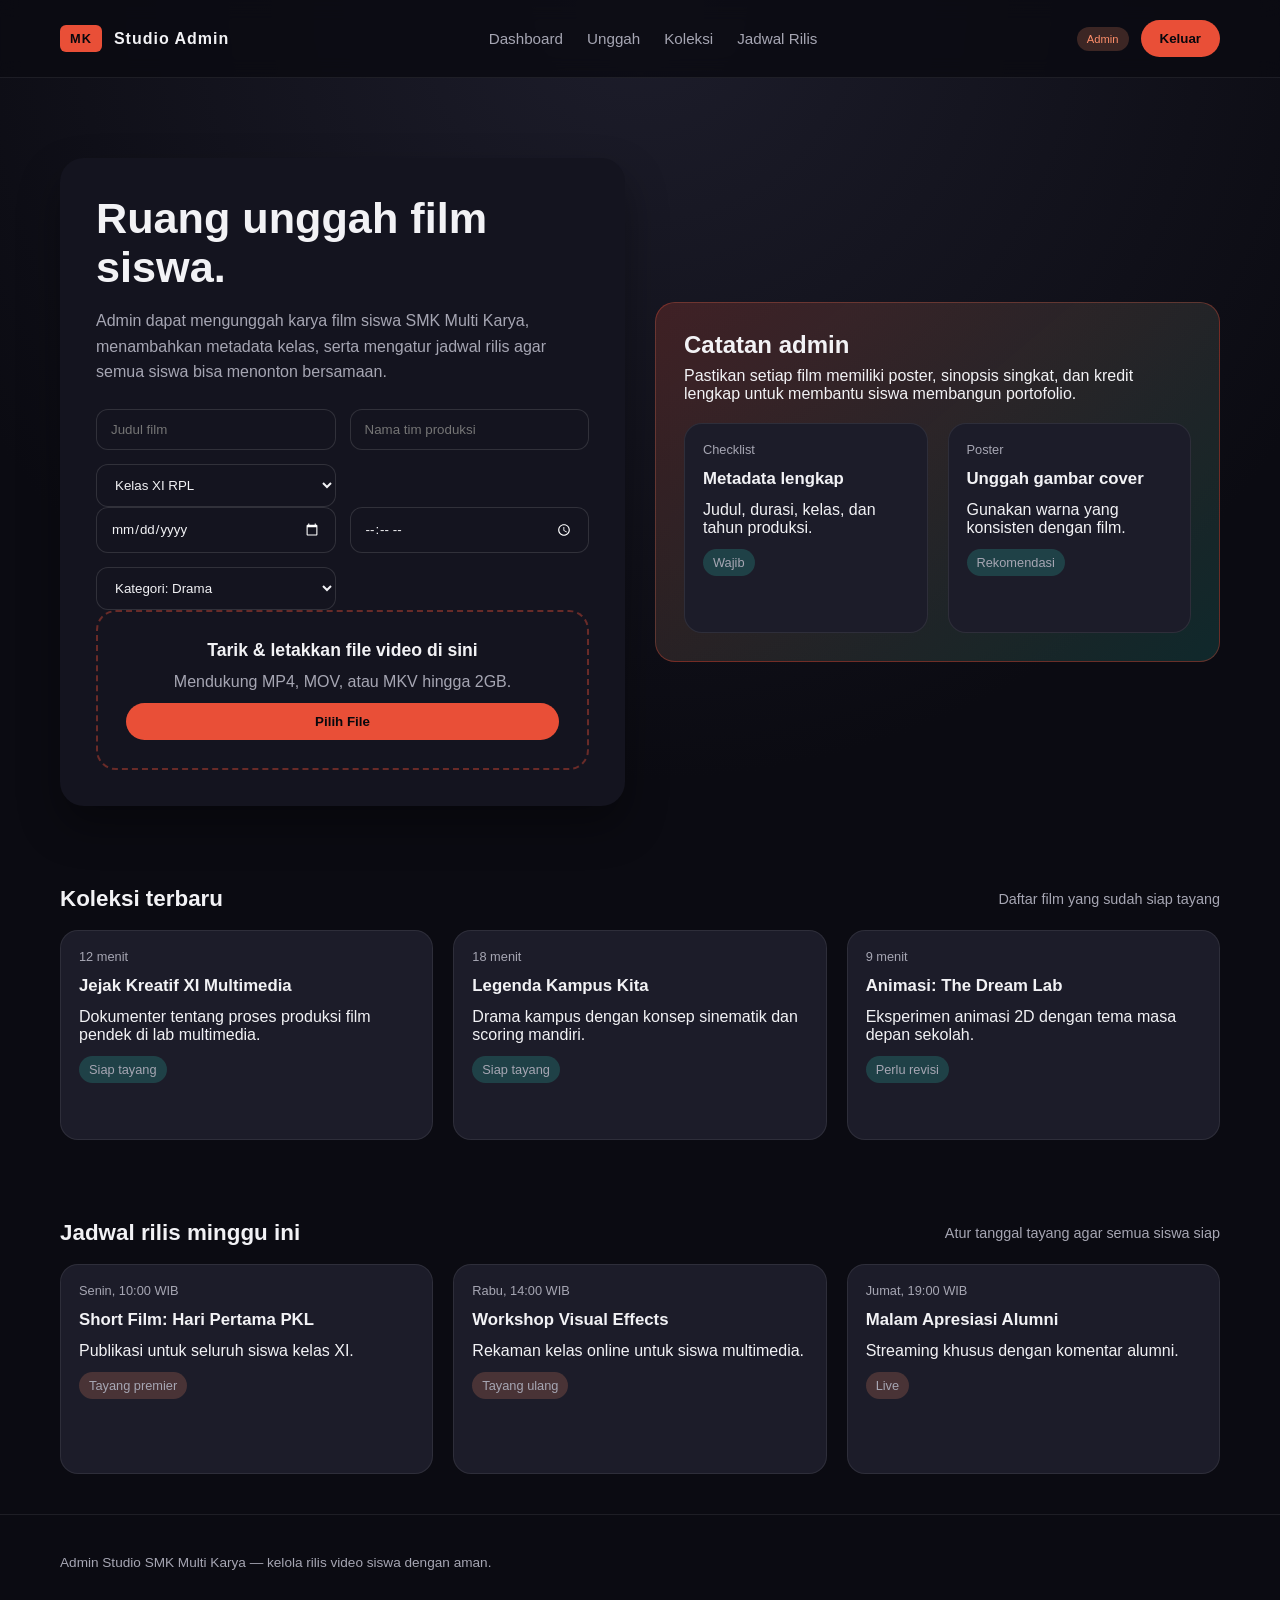
<file: admin.html>
<!DOCTYPE html>
<html lang="id">
<head>
  <meta charset="UTF-8" />
  <meta http-equiv="X-UA-Compatible" content="IE=edge" />
  <meta name="viewport" content="width=device-width, initial-scale=1.0" />
  <title>Admin Studio — SMK Multi Karya</title>
  <link rel="stylesheet" href="styles.css" />
</head>
<body>
  <header>
    <div class="navbar">
      <div class="brand">
        <span class="brand-badge">MK</span>
        <span>Studio Admin</span>
      </div>
      <nav class="nav-links">
        <a href="index.html">Dashboard</a>
        <a href="#unggah">Unggah</a>
        <a href="#koleksi">Koleksi</a>
        <a href="#jadwal">Jadwal Rilis</a>
      </nav>
      <div class="nav-actions">
        <span class="badge">Admin</span>
        <button class="button">Keluar</button>
      </div>
    </div>
  </header>

  <main>
    <section class="hero" id="unggah">
      <div class="hero-card">
        <h1>Ruang unggah film siswa.</h1>
        <p>
          Admin dapat mengunggah karya film siswa SMK Multi Karya, menambahkan metadata kelas, serta mengatur jadwal
          rilis agar semua siswa bisa menonton bersamaan.
        </p>
        <div class="form-row">
          <input type="text" placeholder="Judul film" />
          <input type="text" placeholder="Nama tim produksi" />
          <select>
            <option>Kelas XI RPL</option>
            <option>Kelas XI Multimedia</option>
            <option>Kelas XII RPL</option>
            <option>Kelas XII Multimedia</option>
          </select>
        </div>
        <div class="form-row">
          <input type="date" />
          <input type="time" />
          <select>
            <option>Kategori: Drama</option>
            <option>Kategori: Dokumenter</option>
            <option>Kategori: Animasi</option>
            <option>Kategori: Edukasi</option>
          </select>
        </div>
        <div class="upload-box">
          <strong>Tarik &amp; letakkan file video di sini</strong>
          <span>Mendukung MP4, MOV, atau MKV hingga 2GB.</span>
          <button class="button">Pilih File</button>
        </div>
      </div>
      <div class="banner">
        <h2>Catatan admin</h2>
        <p>
          Pastikan setiap film memiliki poster, sinopsis singkat, dan kredit lengkap untuk membantu siswa membangun
          portofolio.
        </p>
        <div class="card-grid" style="margin-top: 20px;">
          <div class="card">
            <span>Checklist</span>
            <strong>Metadata lengkap</strong>
            <p>Judul, durasi, kelas, dan tahun produksi.</p>
            <span class="tag">Wajib</span>
          </div>
          <div class="card">
            <span>Poster</span>
            <strong>Unggah gambar cover</strong>
            <p>Gunakan warna yang konsisten dengan film.</p>
            <span class="tag">Rekomendasi</span>
          </div>
        </div>
      </div>
    </section>

    <section class="grid-section" id="koleksi">
      <div class="section-title">
        <h3>Koleksi terbaru</h3>
        <span>Daftar film yang sudah siap tayang</span>
      </div>
      <div class="card-grid">
        <div class="card">
          <span>12 menit</span>
          <strong>Jejak Kreatif XI Multimedia</strong>
          <p>Dokumenter tentang proses produksi film pendek di lab multimedia.</p>
          <span class="tag">Siap tayang</span>
        </div>
        <div class="card">
          <span>18 menit</span>
          <strong>Legenda Kampus Kita</strong>
          <p>Drama kampus dengan konsep sinematik dan scoring mandiri.</p>
          <span class="tag">Siap tayang</span>
        </div>
        <div class="card">
          <span>9 menit</span>
          <strong>Animasi: The Dream Lab</strong>
          <p>Eksperimen animasi 2D dengan tema masa depan sekolah.</p>
          <span class="tag">Perlu revisi</span>
        </div>
      </div>
    </section>

    <section class="grid-section" id="jadwal">
      <div class="section-title">
        <h3>Jadwal rilis minggu ini</h3>
        <span>Atur tanggal tayang agar semua siswa siap</span>
      </div>
      <div class="card-grid">
        <div class="card">
          <span>Senin, 10:00 WIB</span>
          <strong>Short Film: Hari Pertama PKL</strong>
          <p>Publikasi untuk seluruh siswa kelas XI.</p>
          <span class="badge">Tayang premier</span>
        </div>
        <div class="card">
          <span>Rabu, 14:00 WIB</span>
          <strong>Workshop Visual Effects</strong>
          <p>Rekaman kelas online untuk siswa multimedia.</p>
          <span class="badge">Tayang ulang</span>
        </div>
        <div class="card">
          <span>Jumat, 19:00 WIB</span>
          <strong>Malam Apresiasi Alumni</strong>
          <p>Streaming khusus dengan komentar alumni.</p>
          <span class="badge">Live</span>
        </div>
      </div>
    </section>
  </main>

  <footer>
    <p>Admin Studio SMK Multi Karya — kelola rilis video siswa dengan aman.</p>
  </footer>
</body>
</html>
</file>
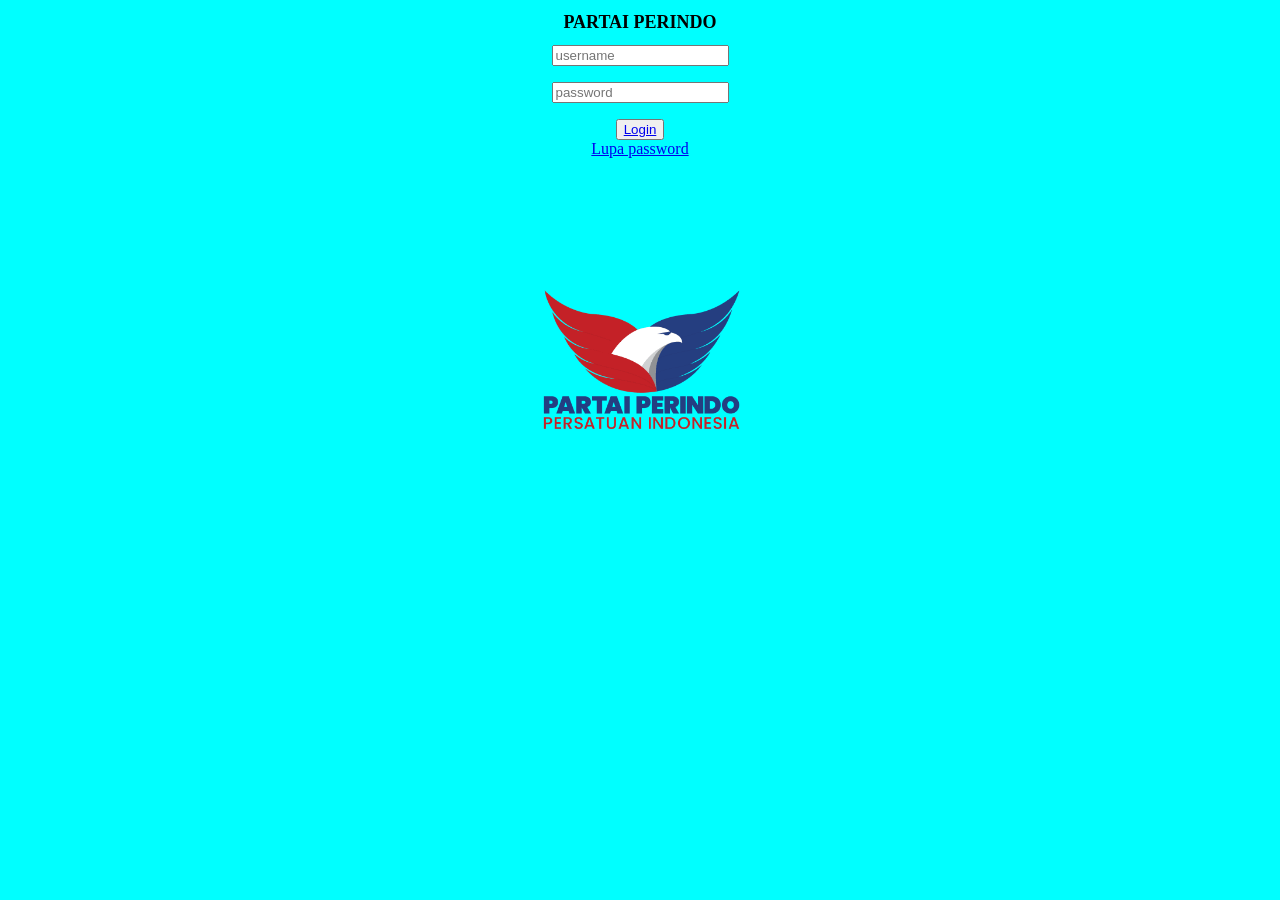
<file: LOgin.html>
<!DOCTYPE html>
<html lang="en">
<head>
    <meta charset="UTF-8">
    <meta http-equiv="X-UA-Compatible" content="IE=edge">
    <meta name="viewport" content="width=device-width, initial-scale=1.0">
    <title>Document</title>
    <style>
        .css {
            position: absolute;
            top: 40%;
            left: 50%;
            transform: translate(-50%, -50%);


        }
        h1 {
            font-size: large;
        }

        body {
            font-family: 'Times New Roman', Times, serif;
            color: black;
            background-color: aqua;
            text-align: center;
        }
    </style>
</head>
<body>
    <img src="PartaiPerindo.png" width="Auto" height="150px"
    <div class="css">
        <form action="">
            <h1>PARTAI PERINDO</h1>
            <input type="email" placeholder="username"><br><p></p>
            <input type="password" placeholder="password"><br><p></p>
            <Button>
                <div class="Links">
                    <a href="https://docs.google.com/presentation/d/155d88FhncGFci95uhee5DA0Z9HvbRc1NsaC4kSpGnZc/edit?usp=sharing">Login</a>
            </Button>
            <div class="Links">
                <a href="https://www.youtube.com/">Lupa password</a>
</body>
</html>
</file>
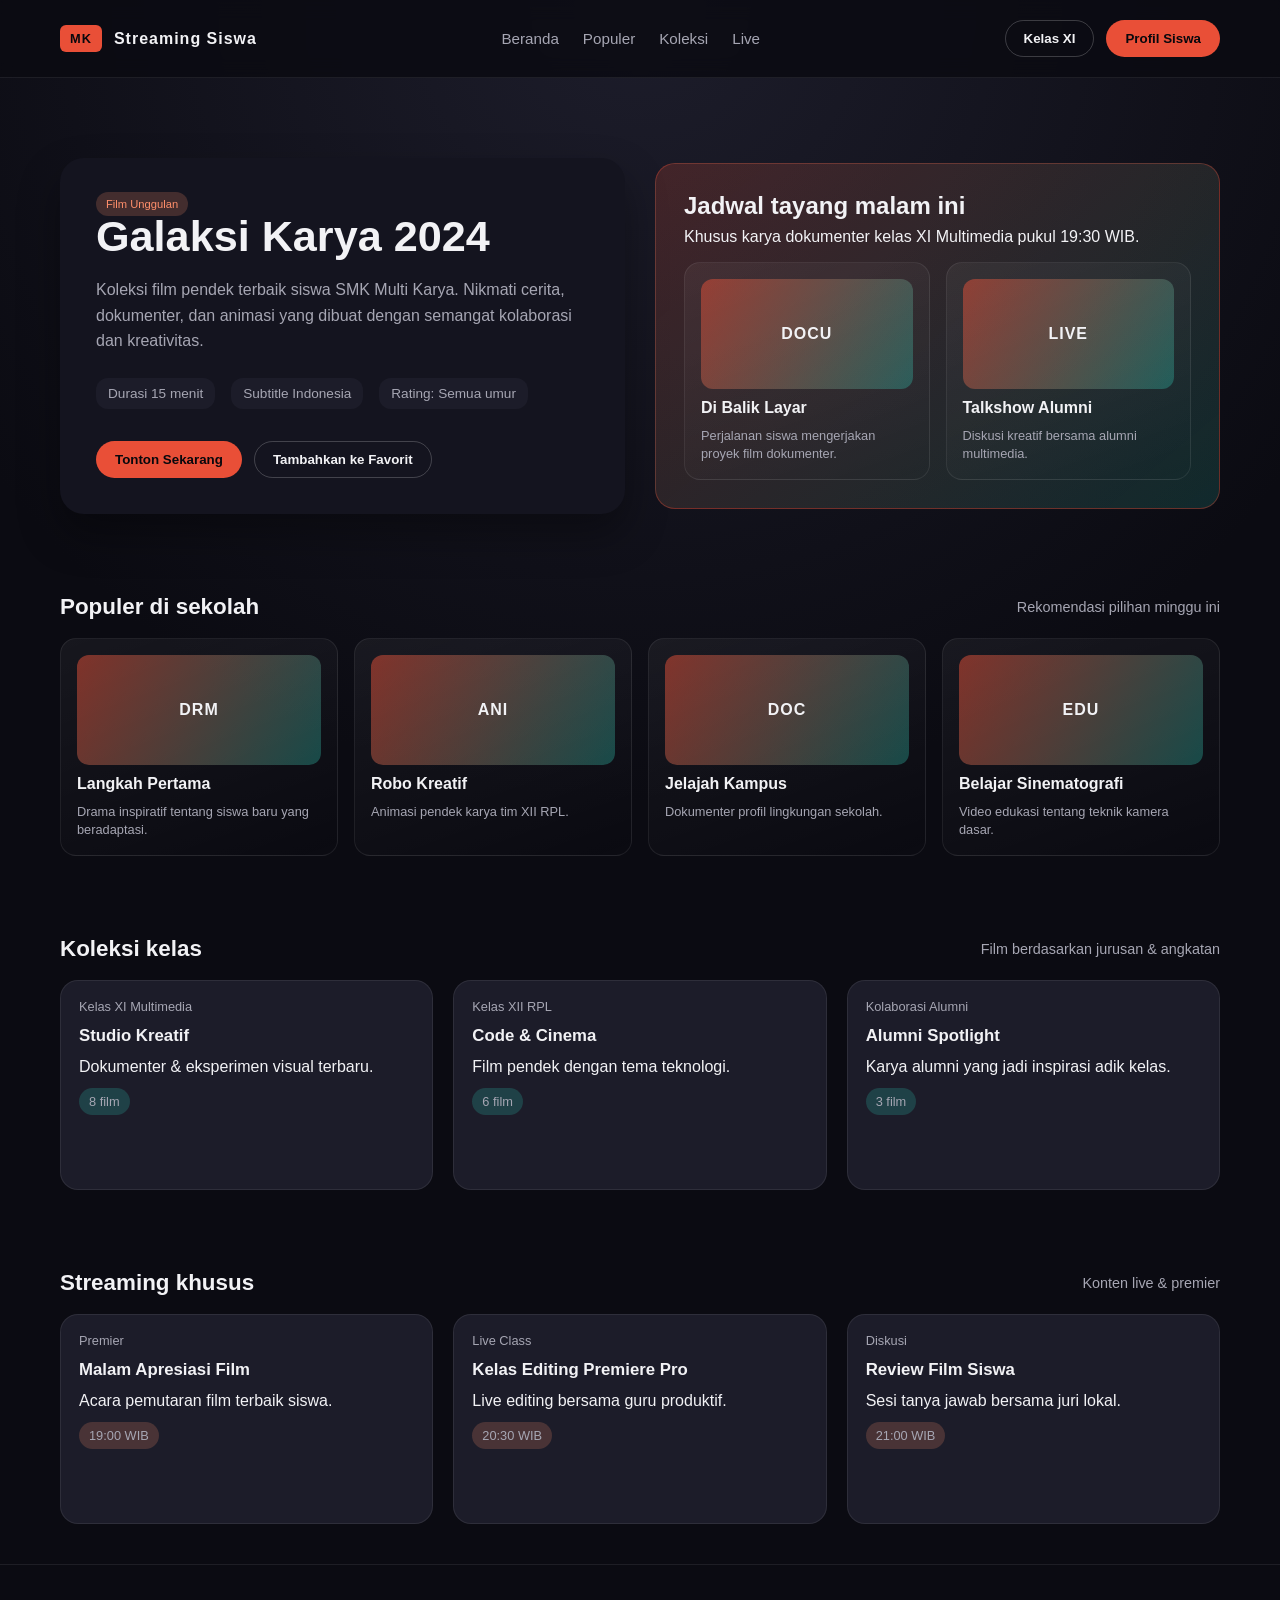
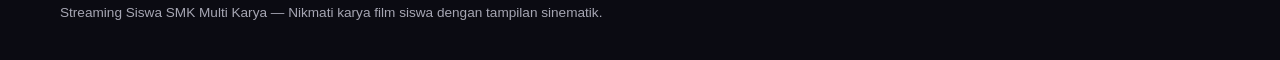
<file: user.html>
<!DOCTYPE html>
<html lang="id">
<head>
  <meta charset="UTF-8" />
  <meta http-equiv="X-UA-Compatible" content="IE=edge" />
  <meta name="viewport" content="width=device-width, initial-scale=1.0" />
  <title>Streaming Siswa — SMK Multi Karya</title>
  <link rel="stylesheet" href="styles.css" />
</head>
<body>
  <header>
    <div class="navbar">
      <div class="brand">
        <span class="brand-badge">MK</span>
        <span>Streaming Siswa</span>
      </div>
      <nav class="nav-links">
        <a href="index.html">Beranda</a>
        <a href="#populer">Populer</a>
        <a href="#koleksi">Koleksi</a>
        <a href="#live">Live</a>
      </nav>
      <div class="nav-actions">
        <button class="button outline">Kelas XI</button>
        <button class="button">Profil Siswa</button>
      </div>
    </div>
  </header>

  <main>
    <section class="hero">
      <div class="hero-card">
        <span class="badge">Film Unggulan</span>
        <h1>Galaksi Karya 2024</h1>
        <p>
          Koleksi film pendek terbaik siswa SMK Multi Karya. Nikmati cerita, dokumenter, dan animasi yang dibuat dengan
          semangat kolaborasi dan kreativitas.
        </p>
        <div class="hero-highlight">
          <span>Durasi 15 menit</span>
          <span>Subtitle Indonesia</span>
          <span>Rating: Semua umur</span>
        </div>
        <div class="nav-actions">
          <button class="button">Tonton Sekarang</button>
          <button class="button outline">Tambahkan ke Favorit</button>
        </div>
      </div>
      <div class="banner">
        <h2>Jadwal tayang malam ini</h2>
        <p>Khusus karya dokumenter kelas XI Multimedia pukul 19:30 WIB.</p>
        <div class="media-row" style="margin-top: 16px;">
          <div class="media-tile">
            <div class="thumb">DOCU</div>
            <strong>Di Balik Layar</strong>
            <p>Perjalanan siswa mengerjakan proyek film dokumenter.</p>
          </div>
          <div class="media-tile">
            <div class="thumb">LIVE</div>
            <strong>Talkshow Alumni</strong>
            <p>Diskusi kreatif bersama alumni multimedia.</p>
          </div>
        </div>
      </div>
    </section>

    <section class="grid-section" id="populer">
      <div class="section-title">
        <h3>Populer di sekolah</h3>
        <span>Rekomendasi pilihan minggu ini</span>
      </div>
      <div class="media-row">
        <div class="media-tile">
          <div class="thumb">DRM</div>
          <strong>Langkah Pertama</strong>
          <p>Drama inspiratif tentang siswa baru yang beradaptasi.</p>
        </div>
        <div class="media-tile">
          <div class="thumb">ANI</div>
          <strong>Robo Kreatif</strong>
          <p>Animasi pendek karya tim XII RPL.</p>
        </div>
        <div class="media-tile">
          <div class="thumb">DOC</div>
          <strong>Jelajah Kampus</strong>
          <p>Dokumenter profil lingkungan sekolah.</p>
        </div>
        <div class="media-tile">
          <div class="thumb">EDU</div>
          <strong>Belajar Sinematografi</strong>
          <p>Video edukasi tentang teknik kamera dasar.</p>
        </div>
      </div>
    </section>

    <section class="grid-section" id="koleksi">
      <div class="section-title">
        <h3>Koleksi kelas</h3>
        <span>Film berdasarkan jurusan &amp; angkatan</span>
      </div>
      <div class="card-grid">
        <div class="card">
          <span>Kelas XI Multimedia</span>
          <strong>Studio Kreatif</strong>
          <p>Dokumenter &amp; eksperimen visual terbaru.</p>
          <span class="tag">8 film</span>
        </div>
        <div class="card">
          <span>Kelas XII RPL</span>
          <strong>Code &amp; Cinema</strong>
          <p>Film pendek dengan tema teknologi.</p>
          <span class="tag">6 film</span>
        </div>
        <div class="card">
          <span>Kolaborasi Alumni</span>
          <strong>Alumni Spotlight</strong>
          <p>Karya alumni yang jadi inspirasi adik kelas.</p>
          <span class="tag">3 film</span>
        </div>
      </div>
    </section>

    <section class="grid-section" id="live">
      <div class="section-title">
        <h3>Streaming khusus</h3>
        <span>Konten live &amp; premier</span>
      </div>
      <div class="card-grid">
        <div class="card">
          <span>Premier</span>
          <strong>Malam Apresiasi Film</strong>
          <p>Acara pemutaran film terbaik siswa.</p>
          <span class="badge">19:00 WIB</span>
        </div>
        <div class="card">
          <span>Live Class</span>
          <strong>Kelas Editing Premiere Pro</strong>
          <p>Live editing bersama guru produktif.</p>
          <span class="badge">20:30 WIB</span>
        </div>
        <div class="card">
          <span>Diskusi</span>
          <strong>Review Film Siswa</strong>
          <p>Sesi tanya jawab bersama juri lokal.</p>
          <span class="badge">21:00 WIB</span>
        </div>
      </div>
    </section>
  </main>

  <footer>
    <p>Streaming Siswa SMK Multi Karya — Nikmati karya film siswa dengan tampilan sinematik.</p>
  </footer>
</body>
</html>
</file>
<file: styles.css>
:root {
  color-scheme: dark;
  --bg: #0b0b12;
  --panel: #14141f;
  --panel-alt: #1c1c29;
  --text: #f2f2f5;
  --muted: #a6a6b3;
  --accent: #e94f37;
  --accent-soft: #ff8f6b;
  --success: #2dd4bf;
}

* {
  box-sizing: border-box;
  margin: 0;
  padding: 0;
  font-family: "Segoe UI", Tahoma, Geneva, Verdana, sans-serif;
}

body {
  background: radial-gradient(circle at top, #1d1d2b 0%, #0b0b12 45%);
  color: var(--text);
  min-height: 100vh;
}

a {
  color: inherit;
  text-decoration: none;
}

header {
  position: sticky;
  top: 0;
  z-index: 10;
  background: rgba(11, 11, 18, 0.85);
  backdrop-filter: blur(10px);
  border-bottom: 1px solid rgba(255, 255, 255, 0.08);
}

.navbar {
  display: flex;
  align-items: center;
  justify-content: space-between;
  padding: 20px 60px;
}

.brand {
  display: flex;
  align-items: center;
  gap: 12px;
  font-weight: 700;
  letter-spacing: 1px;
}

.brand-badge {
  background: var(--accent);
  color: #08080d;
  padding: 6px 10px;
  border-radius: 6px;
  font-size: 0.8rem;
}

.nav-links {
  display: flex;
  gap: 24px;
  font-size: 0.95rem;
  color: var(--muted);
}

.nav-actions {
  display: flex;
  gap: 12px;
  align-items: center;
}

.button {
  padding: 10px 18px;
  border-radius: 999px;
  border: 1px solid transparent;
  font-weight: 600;
  cursor: pointer;
  transition: 0.2s ease;
  background: var(--accent);
  color: #08080d;
}

.button.outline {
  background: transparent;
  border: 1px solid rgba(255, 255, 255, 0.2);
  color: var(--text);
}

.button:hover {
  transform: translateY(-1px);
  box-shadow: 0 8px 24px rgba(233, 79, 55, 0.35);
}

.hero {
  display: grid;
  grid-template-columns: repeat(auto-fit, minmax(280px, 1fr));
  gap: 30px;
  padding: 80px 60px 40px;
  align-items: center;
}

.hero-card {
  background: var(--panel);
  border-radius: 24px;
  padding: 36px;
  box-shadow: 0 20px 40px rgba(0, 0, 0, 0.35);
}

.hero-card h1 {
  font-size: 2.7rem;
  margin-bottom: 16px;
}

.hero-card p {
  color: var(--muted);
  margin-bottom: 24px;
  line-height: 1.6;
}

.hero-highlight {
  display: flex;
  gap: 16px;
  align-items: center;
  color: var(--muted);
  margin-bottom: 32px;
}

.hero-highlight span {
  background: var(--panel-alt);
  padding: 8px 12px;
  border-radius: 12px;
  font-size: 0.85rem;
}

.banner {
  background: linear-gradient(140deg, rgba(233, 79, 55, 0.2), rgba(45, 212, 191, 0.15));
  border: 1px solid rgba(233, 79, 55, 0.35);
  padding: 28px;
  border-radius: 20px;
}

.banner h2 {
  font-size: 1.5rem;
  margin-bottom: 8px;
}

.grid-section {
  padding: 40px 60px;
}

.section-title {
  display: flex;
  align-items: center;
  justify-content: space-between;
  margin-bottom: 18px;
}

.section-title h3 {
  font-size: 1.4rem;
}

.section-title span {
  color: var(--muted);
  font-size: 0.9rem;
}

.card-grid {
  display: grid;
  grid-template-columns: repeat(auto-fit, minmax(220px, 1fr));
  gap: 20px;
}

.card {
  background: var(--panel-alt);
  border-radius: 18px;
  padding: 18px;
  border: 1px solid rgba(255, 255, 255, 0.08);
  display: flex;
  flex-direction: column;
  gap: 12px;
  min-height: 210px;
}

.card span {
  font-size: 0.8rem;
  color: var(--muted);
}

.card strong {
  font-size: 1.05rem;
}

.tag {
  display: inline-flex;
  align-items: center;
  gap: 6px;
  background: rgba(45, 212, 191, 0.2);
  color: var(--success);
  padding: 6px 10px;
  border-radius: 999px;
  font-size: 0.75rem;
  width: fit-content;
}

.upload-box {
  border: 2px dashed rgba(233, 79, 55, 0.4);
  border-radius: 20px;
  padding: 28px;
  text-align: center;
  color: var(--muted);
  display: flex;
  flex-direction: column;
  gap: 12px;
}

.upload-box strong {
  color: var(--text);
  font-size: 1.1rem;
}

.form-row {
  display: grid;
  grid-template-columns: repeat(auto-fit, minmax(200px, 1fr));
  gap: 14px;
}

input,
select {
  background: var(--panel);
  color: var(--text);
  border: 1px solid rgba(255, 255, 255, 0.12);
  border-radius: 12px;
  padding: 12px 14px;
}

footer {
  padding: 40px 60px;
  color: var(--muted);
  border-top: 1px solid rgba(255, 255, 255, 0.08);
  font-size: 0.85rem;
}

.media-row {
  display: grid;
  grid-template-columns: repeat(auto-fit, minmax(160px, 1fr));
  gap: 16px;
}

.media-tile {
  background: linear-gradient(160deg, rgba(255, 255, 255, 0.05), rgba(255, 255, 255, 0));
  border-radius: 16px;
  padding: 16px;
  border: 1px solid rgba(255, 255, 255, 0.08);
  display: flex;
  flex-direction: column;
  gap: 10px;
}

.media-tile .thumb {
  height: 110px;
  border-radius: 12px;
  background: linear-gradient(120deg, rgba(233, 79, 55, 0.5), rgba(45, 212, 191, 0.3));
  display: flex;
  align-items: center;
  justify-content: center;
  font-weight: 700;
  letter-spacing: 1px;
}

.media-tile p {
  color: var(--muted);
  font-size: 0.8rem;
  line-height: 1.4;
}

.badge {
  background: rgba(255, 143, 107, 0.2);
  color: var(--accent-soft);
  padding: 6px 10px;
  border-radius: 999px;
  font-size: 0.7rem;
  width: fit-content;
}

@media (max-width: 900px) {
  .navbar,
  .hero,
  .grid-section,
  footer {
    padding-left: 24px;
    padding-right: 24px;
  }

  .nav-links {
    display: none;
  }
}
</file>
